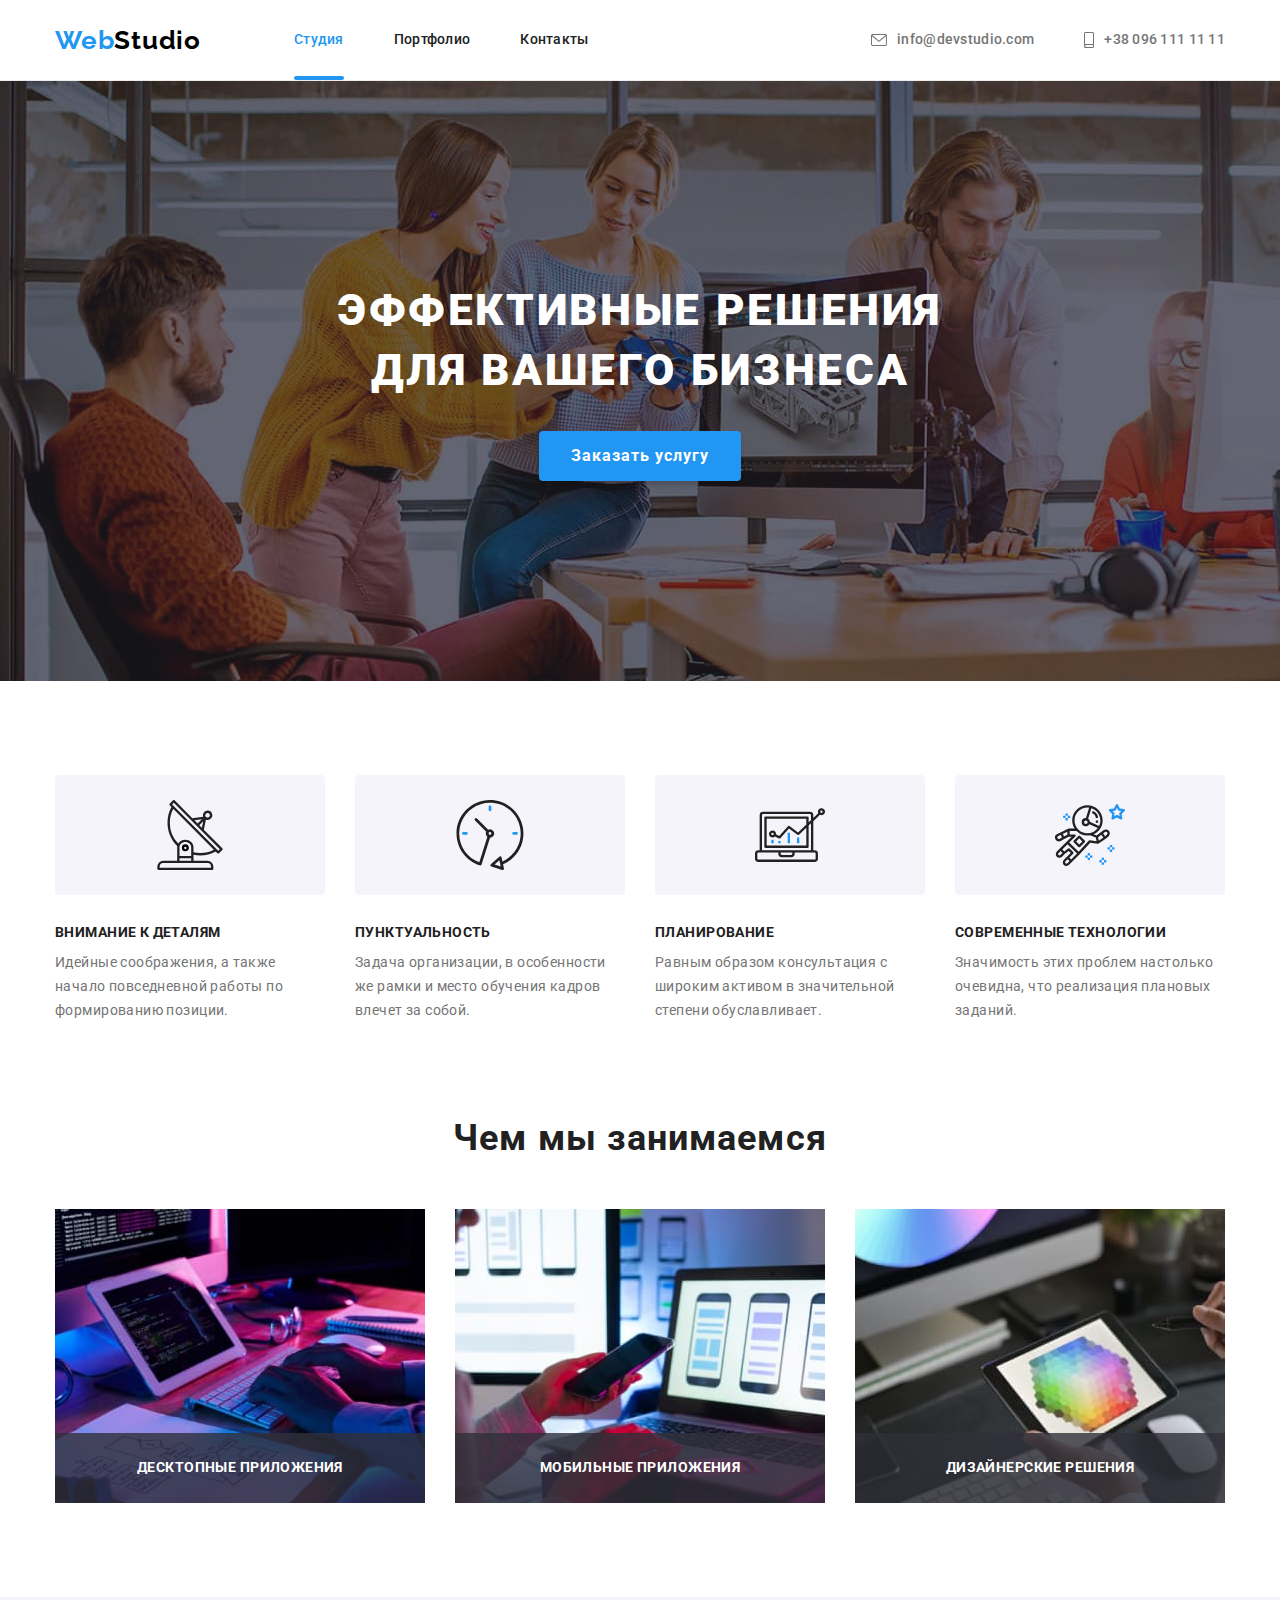
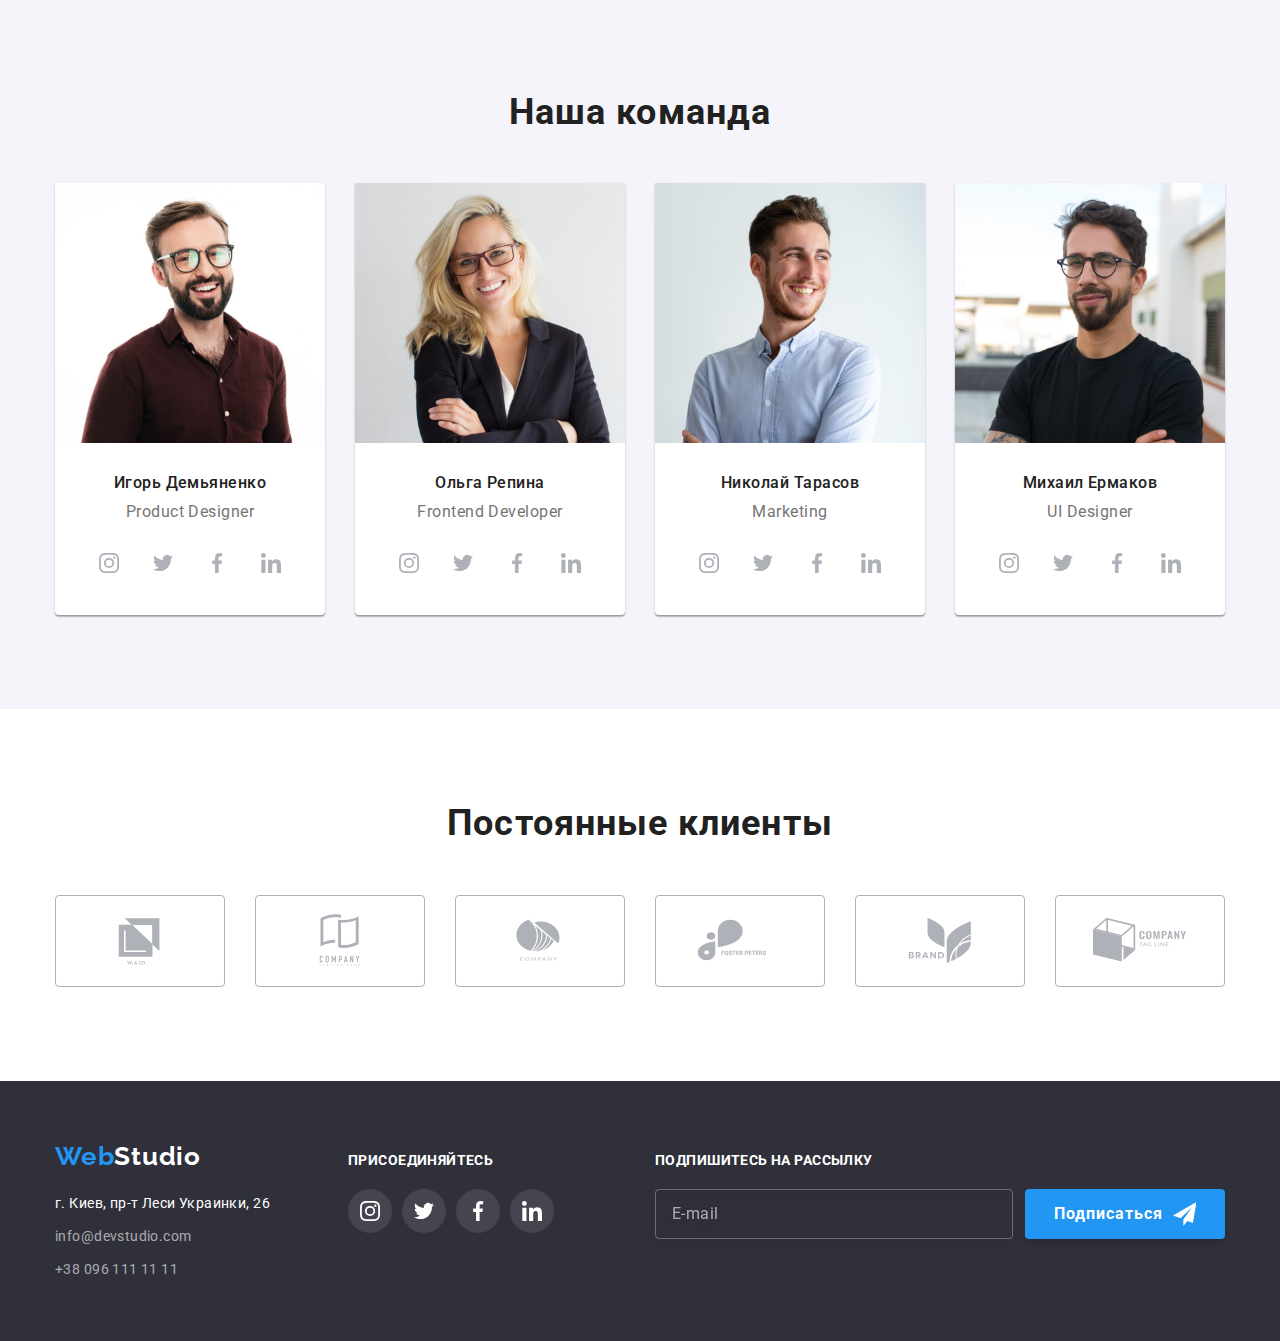
<file: index.html>
<!DOCTYPE html>
<html lang="ru">
<head>
    <meta charset="UTF-8">
    <meta http-equiv="X-UA-Compatible" content="IE=edge">
    <meta name="viewport" content="width=device-width, initial-scale=1.0">
    <title>Студия</title>
    <link rel="preconnect" href="https://fonts.googleapis.com">
    <link rel="preconnect" href="https://fonts.gstatic.com" crossorigin>
    <link href="https://fonts.googleapis.com/css2?family=Raleway:wght@700&family=Roboto:wght@400;500;700;900&display=swap" rel="stylesheet">
    <link
        rel="stylesheet"
        href="https://cdnjs.cloudflare.com/ajax/libs/modern-normalize/1.0.0/modern-normalize.min.css"
    />
    <link rel="stylesheet" href="./css/styles.css">
</head>
<body>
    <header class="page-header">
        <div class="container flex-container">
            <nav class="navigation">
                <a class="logo link" href="" lang="en"> <span class="main-logo-color">Web</span><span class="secondary-logo-color-theme-light">Studio</span> </a>
                <ul class="menu list">
                    <li class="menu-item">
                        <a class="menu-link link current" href="./index.html">Студия</a>
                    </li>
                    <li class="menu-item">
                        <a class="menu-link link" href="./portfolio.html">Портфолио</a>
                    </li>
                    <li class="menu-item">
                        <a class="menu-link link" href="#">Контакты</a>
                    </li>
                </ul>
            </nav>
            <ul class="contacts-list list">
                <li class="contacts-list-item header">
                    <a class="contact-email-address link" href="mailto:info@devstudio.com">
                        <svg class="email-icon" width="16px" height="12px">
                            <use href="./images/icons.svg#icon-envelope"></use>
                        </svg>
                        info@devstudio.com
                    </a>
                </li>
                <li class="contacts-list-item header">
                    <a class="contact-phone-number link" href="tel:+380961111111">
                        <svg class="phone-icon" width="10px" height="16px">
                            <use href="./images/icons.svg#icon-smartphone"></use>
                        </svg>
                        +38 096 111 11 11
                    </a>
                </li>
            </ul>
        </div>
    </header>
    <main>
        <section class="hero">
            <div class="container hero-container">
                <h1 class="main-title">Эффективные решения для вашего бизнеса</h1>
                <button class="modal-btn" type="button" data-modal-open>Заказать услугу</button>
            </div>
        </section>
        <section class="section advantages">
        <div class="container advantages-container">
            <h2 class="visually-hidden">Наши приемущества</h2>
            <ul class="advantages-list list">
                <li class="advantages-item">
                    <div class="advantages-icon">
                        <svg class="advantages-antenna-icon" width="70px" height="70px">
                            <use class="antenna-icon" href="./images/icons.svg#icon-antenna"></use>
                        </svg>
                    </div>
                    <h3 class="advantages-header">Внимание к деталям</h3>
                    <p class="advantages-text">Идейные соображения, а также начало повседневной работы по формированию позиции.</p>
                </li>
                <li class="advantages-item">
                    <div class="advantages-icon">
                        <svg class="advantages-clock-icon" width="70px" height="70px">
                            <use class="clock-icon" href="./images/icons.svg#icon-clock"></use>
                        </svg>
                    </div>
                    <h3 class="advantages-header">Пунктуальность</h3>
                    <p class="advantages-text">Задача организации, в особенности же рамки и место обучения кадров влечет за собой.</p>
                </li>
                <li class="advantages-item">
                    <div class="advantages-icon">
                        <svg class="advantages-diagram-icon" width="70px" height="70px">
                            <use class="diagram-icon" href="./images/icons.svg#icon-diagram"></use>
                        </svg>
                    </div>
                    <h3 class="advantages-header">Планирование</h3>
                    <p class="advantages-text">Равным образом консультация с широким активом в значительной степени обуславливает.</p>
                </li>
                <li class="advantages-item">
                    <div class="advantages-icon">
                        <svg class="advantages-astronaut-icon" width="70px" height="70px">
                            <use class="astronaut-icon" href="./images/icons.svg#icon-astronaut"></use>
                        </svg>
                    </div>
                    <h3 class="advantages-header">Современные технологии</h3>
                    <p class="advantages-text">Значимость этих проблем настолько очевидна, что реализация плановых заданий.</p>
                </li>
            </ul>
        </div>
        </section>
        <section class="section activities">
            <div class="container activities-container">
            <h2 class="activities-title">Чем мы занимаемся</h2>
                <ul class="activities-list list">
                    <li class="activities-item">
                        <img src="./images/our-work/img-our-work-1.jpg" alt="руки печатают на клавиатуре" width="370" height="294">
                        <p class="activities-text">Десктопные приложения</p>
                    </li>
                    <li class="activities-item">
                        <img src="./images/our-work/img-our-work-2.jpg" alt="человек держит смартфон перед ноутбуком" width="370" height="294">
                        <p class="activities-text">Мобильные приложения</p>
                    </li>
                    <li class="activities-item">
                        <img src="./images/our-work/img-our-work-3.jpg" alt="выбор цвета на планшете" width="370" height="294">
                        <p class="activities-text">Дизайнерские решения</p>
                    </li>
                </ul>
            </div>
        </section>
        <section class="section team">
            <div class="container team-container">
                <h2 class="team-title">Наша команда</h2>
                <ul class="team-list list">
                    <li class="team-member">
                        <img src="./images/our-team/img-our-team-1.jpg" alt="мужчина в очках и коричневой рубашке" width="270" height="260">
                        <div class="team-wrapper">
                            <h3 class="teammate-name">Игорь Демьяненко</h3>
                            <p class="teammate-role" lang="en">Product Designer</p>
                            <ul class="team-member-soc-list list">
                                <li class="team-member-soc-item">
                                    <a class="team-member-soc-link link" href="">
                                        <svg class="team-member-soc-icon"  width="20px" height="20px">
                                            <use href="./images/icons.svg#icon-instagram"></use>
                                        </svg>
                                    </a>
                                </li>
                                <li class="team-member-soc-item">
                                    <a class="team-member-soc-link link" href="">
                                        <svg class="team-member-soc-icon"  width="20px" height="20px">
                                            <use href="./images/icons.svg#icon-twitter"></use>
                                        </svg>
                                    </a>
                                </li>
                                <li class="team-member-soc-item">
                                    <a class="team-member-soc-link link" href="">
                                        <svg class="team-member-soc-icon"  width="20px" height="20px">
                                            <use href="./images/icons.svg#icon-facebook"></use>
                                        </svg>
                                    </a>
                                </li>
                                <li class="team-member-soc-item">
                                    <a class="team-member-soc-link link" href="">
                                        <svg class="team-member-soc-icon"  width="20px" height="20px">
                                            <use href="./images/icons.svg#icon-linkedin"></use>
                                        </svg>
                                    </a>
                                </li>
                            </ul>
                        </div>
                    </li>
                    <li class="team-member">
                        <img src="./images/our-team/img-our-team-2.jpg" alt="женщина блондинка в очках и чорном пиджаке" width="270" height="260">
                        <div class="team-wrapper">
                            <h3 class="teammate-name">Ольга Репина</h3>
                            <p class="teammate-role" lang="en">Frontend Developer</p>
                            <ul class="team-member-soc-list list">
                                <li class="team-member-soc-item">
                                    <a class="team-member-soc-link link" href="">
                                        <svg class="team-member-soc-icon"  width="20px" height="20px">
                                            <use href="./images/icons.svg#icon-instagram"></use>
                                        </svg>
                                    </a>
                                </li>
                                <li class="team-member-soc-item">
                                    <a class="team-member-soc-link link" href="">
                                        <svg class="team-member-soc-icon"  width="20px" height="20px">
                                            <use href="./images/icons.svg#icon-twitter"></use>
                                        </svg>
                                    </a>
                                </li>
                                <li class="team-member-soc-item">
                                    <a class="team-member-soc-link link" href="">
                                        <svg class="team-member-soc-icon"  width="20px" height="20px">
                                            <use href="./images/icons.svg#icon-facebook"></use>
                                        </svg>
                                    </a>
                                </li>
                                <li class="team-member-soc-item">
                                    <a class="team-member-soc-link link" href="">
                                        <svg class="team-member-soc-icon"  width="20px" height="20px">
                                            <use href="./images/icons.svg#icon-linkedin"></use>
                                        </svg>
                                    </a>
                                </li>
                            </ul>
                        </div>
                    </li>
                    <li class="team-member">
                        <img src="./images/our-team/img-our-team-3.jpg" alt="мужчина в голубой рубашке" width="270" height="260">
                        <div class="team-wrapper">
                            <h3 class="teammate-name">Николай Тарасов</h3>
                            <p class="teammate-role" lang="en">Marketing</p>
                            <ul class="team-member-soc-list list">
                                <li class="team-member-soc-item">
                                    <a class="team-member-soc-link link" href="">
                                        <svg class="team-member-soc-icon"  width="20px" height="20px">
                                            <use href="./images/icons.svg#icon-instagram"></use>
                                        </svg>
                                    </a>
                                </li>
                                <li class="team-member-soc-item">
                                    <a class="team-member-soc-link link" href="">
                                        <svg class="team-member-soc-icon"  width="20px" height="20px">
                                            <use href="./images/icons.svg#icon-twitter"></use>
                                        </svg>
                                    </a>
                                </li>
                                <li class="team-member-soc-item">
                                    <a class="team-member-soc-link link" href="">
                                        <svg class="team-member-soc-icon"  width="20px" height="20px">
                                            <use href="./images/icons.svg#icon-facebook"></use>
                                        </svg>
                                    </a>
                                </li>
                                <li class="team-member-soc-item">
                                    <a class="team-member-soc-link link" href="">
                                        <svg class="team-member-soc-icon"  width="20px" height="20px">
                                            <use href="./images/icons.svg#icon-linkedin"></use>
                                        </svg>
                                    </a>
                                </li>
                            </ul>
                        </div>
                    </li>
                    <li class="team-member">
                        <img src="./images/our-team/img-our-team-4.jpg" alt="мужчина с бородой в черной футболке" width="270" height="260">
                        <div class="team-wrapper">
                            <h3 class="teammate-name">Михаил Ермаков</h3>
                            <p class="teammate-role" lang="en">UI Designer</p>
                            <ul class="team-member-soc-list list">
                                <li class="team-member-soc-item">
                                    <a class="team-member-soc-link link" href="">
                                        <svg class="team-member-soc-icon"  width="20px" height="20px">
                                            <use href="./images/icons.svg#icon-instagram"></use>
                                        </svg>
                                    </a>
                                </li>
                                <li class="team-member-soc-item">
                                    <a class="team-member-soc-link link" href="">
                                        <svg class="team-member-soc-icon"  width="20px" height="20px">
                                            <use href="./images/icons.svg#icon-twitter"></use>
                                        </svg>
                                    </a>
                                </li>
                                <li class="team-member-soc-item">
                                    <a class="team-member-soc-link link" href="">
                                        <svg class="team-member-soc-icon"  width="20px" height="20px">
                                            <use href="./images/icons.svg#icon-facebook"></use>
                                        </svg>
                                    </a>
                                </li>
                                <li class="team-member-soc-item">
                                    <a class="team-member-soc-link link" href="">
                                        <svg class="team-member-soc-icon"  width="20px" height="20px">
                                            <use href="./images/icons.svg#icon-linkedin"></use>
                                        </svg>
                                    </a>
                                </li>
                            </ul>
                        </div>
                    </li>
                </ul>
            </div>
        </section>
        <section class="customers section">
            <div class="container">
                <h2 class="customers-title">Постоянные клиенты</h2>
                <ul class="customers-list list">
                    <li class="customers-item">
                        <a href="" class="customers-link link">
                            <svg class="customers-icon" width="106" height="60">
                                <use class="customers-logo-icon" href="./images/icons.svg#icon-first-client"></use>
                            </svg>
                        </a>
                    </li>
                    <li class="customers-item">
                        <a href="" class="customers-link link">
                            <svg class="customers-icon" width="106" height="60">
                                <use class="customers-logo-icon" href="./images/icons.svg#icon-second-client"></use>
                            </svg>
                        </a>
                    </li>
                    <li class="customers-item">
                        <a href="" class="customers-link link">
                            <svg class="customers-icon" width="106" height="60">
                                <use class="customers-logo-icon" href="./images/icons.svg#icon-third-client"></use>
                            </svg>
                        </a>
                    </li>
                    <li class="customers-item">
                        <a href="" class="customers-link link">
                            <svg class="customers-icon" width="106" height="60">
                                <use class="customers-logo-icon" href="./images/icons.svg#icon-fourth-client"></use>
                            </svg>
                        </a>
                    </li>
                    <li class="customers-item">
                        <a href="" class="customers-link link">
                            <svg class="customers-icon" width="106" height="60">
                                <use class="customers-logo-icon" href="./images/icons.svg#icon-fifth-client"></use>
                            </svg>
                        </a>
                    </li>
                    <li class="customers-item">
                        <a href="" class="customers-link link">
                            <svg class="customers-icon" width="106" height="60">
                                <use class="customers-logo-icon" href="./images/icons.svg#icon-sixth-client"></use>
                            </svg>
                        </a>
                    </li>
                </ul>
            </div>
        </section>
    </main>
    <footer class="page-footer">
        <div class="container footer-container">
            <div class="footer-address">
                <a class="logo link" href="" lang="en">
                    <span class="main-logo-color">Web</span><span class="secondary-logo-color">Studio</span>
                </a>
                <address class="contacts address">
                    <ul class="contacts-list list">
                        <li class="contacts-list-item footer-contacts">
                            <a class="address link" href="">г. Киев, пр-т Леси Украинки, 26</a>
                        </li>
                        <li class="contacts-list-item footer-contacts">
                            <a class="contact-email-address link" href="mailto:info@devstudio.com">info@devstudio.com</a>
                        </li>
                        <li class="contacts-list-item footer-contacts">
                            <a class=" contact-phone-number link" href="tel:+380961111111">+38 096 111 11 11</a>
                        </li>
                    </ul>
                </address>
            </div>
            <div class="join">
                <h2 class="join-title">присоединяйтесь</h2>
                <ul class="join-list list">
                    <li class="join-soc-item">
                        <a class="join-soc-link link" href="">
                            <svg class="join-soc-icon"  width="20px" height="20px">
                                <use href="./images/icons.svg#icon-instagram"></use>
                            </svg>
                        </a>
                    </li>
                    <li class="join-soc-item">
                        <a class="join-soc-link link" href="">
                            <svg class="join-soc-icon"  width="20px" height="20px">
                                <use href="./images/icons.svg#icon-twitter"></use>
                            </svg>
                        </a>
                    </li>
                    <li class="join-soc-item">
                        <a class="join-soc-link link" href="">
                            <svg class="join-soc-icon"  width="20px" height="20px">
                                <use href="./images/icons.svg#icon-facebook"></use>
                            </svg>
                        </a>
                    </li>
                    <li class="join-soc-item">
                        <a class="join-soc-link link" href="">
                            <svg class="join-soc-icon"  width="20px" height="20px">
                                <use href="./images/icons.svg#icon-linkedin"></use>
                            </svg>
                        </a>
                    </li>
                </ul>
            </div>
            <form class="subscribe-form">
                <p class="subscribe-label">Подпишитесь на рассылку</p>
                <div class="subscribe-wrap">
                    <input type="email" name="mail" id="mail" placeholder="E-mail" class="subscribe-input">
                    <button type="submit" class="subscribe-btn">Подписаться</button>        
                </div>
            </form>
        </div>
    </footer>
    <div class="backdrop is-hidden" data-modal>
        <div class="modal">
            <button type="button" class="modal-close-btn" data-modal-close>
                <svg class="close-icon" width="18px" height="18px">
                    <use href="./images/icons.svg#icon-close"></use>
                </svg>
            </button>
            <p class="modal-title">Оставьте свои данные, мы вам перезвоним</p>
            <form class="modal-form">
                <div class="modal-field">
                    <label class="madal-lable" for="name">Имя</label>
                    <div class="input-wrap">
                        <input type="text" name="name" class="modal-input" id="name">
                        <svg class="input-icon" width="18px" height="18px">
                            <use href="./images/icons.svg#icon-person-modal"></use>
                        </svg>        
                    </div>
                </div>
                <div class="modal-field">
                    <label class="madal-lable" for="tel">Телефон</label>
                    <div class="input-wrap">
                        <input type="tel" name="tel" class="modal-input" id="tel">
                        <svg class="input-icon" width="18px" height="18px">
                            <use href="./images/icons.svg#icon-phone-modal"></use>
                        </svg>        
                    </div>
                </div>
                <div class="modal-field">
                    <label class="madal-lable" for="email">Почта</label>
                    <div class="input-wrap">
                        <input type="email" name="mail" class="modal-input" id="email">
                        <svg class="input-icon" width="18px" height="18px">
                            <use href="./images/icons.svg#icon-email-modal"></use>
                        </svg>        
                    </div>
                </div>
                <div class="modal-field">
                    <label class="madal-lable" for="modal-text">Комментарий</label>
                    <textarea name="modal-text" id="modal-text" class="modal-text" placeholder="Введите текст"></textarea>
                </div>
                <div class="modal-agreement">
                    <input type="checkbox" name="privasy" id="privasy" class="input-checkbox visually-hidden">
                    <label for="privasy" class="check-text">
                        <span>
                            <svg class="check-icon" width="11px" height="8px">
                                <use href="./images/icons.svg#icon-check"></use>
                            </svg>        
                        </span>
                        Соглашаюсь с рассылкой и принимаю &nbsp;<a href="">Условия договора</a>
                    </label>
                </div>
                <button type="submit" class="modal-send-btn">Отправить</button>
            </form>
        </div>
    </div>
    <script src="./js/modal.js"></script>
</body>
</html>
</file>
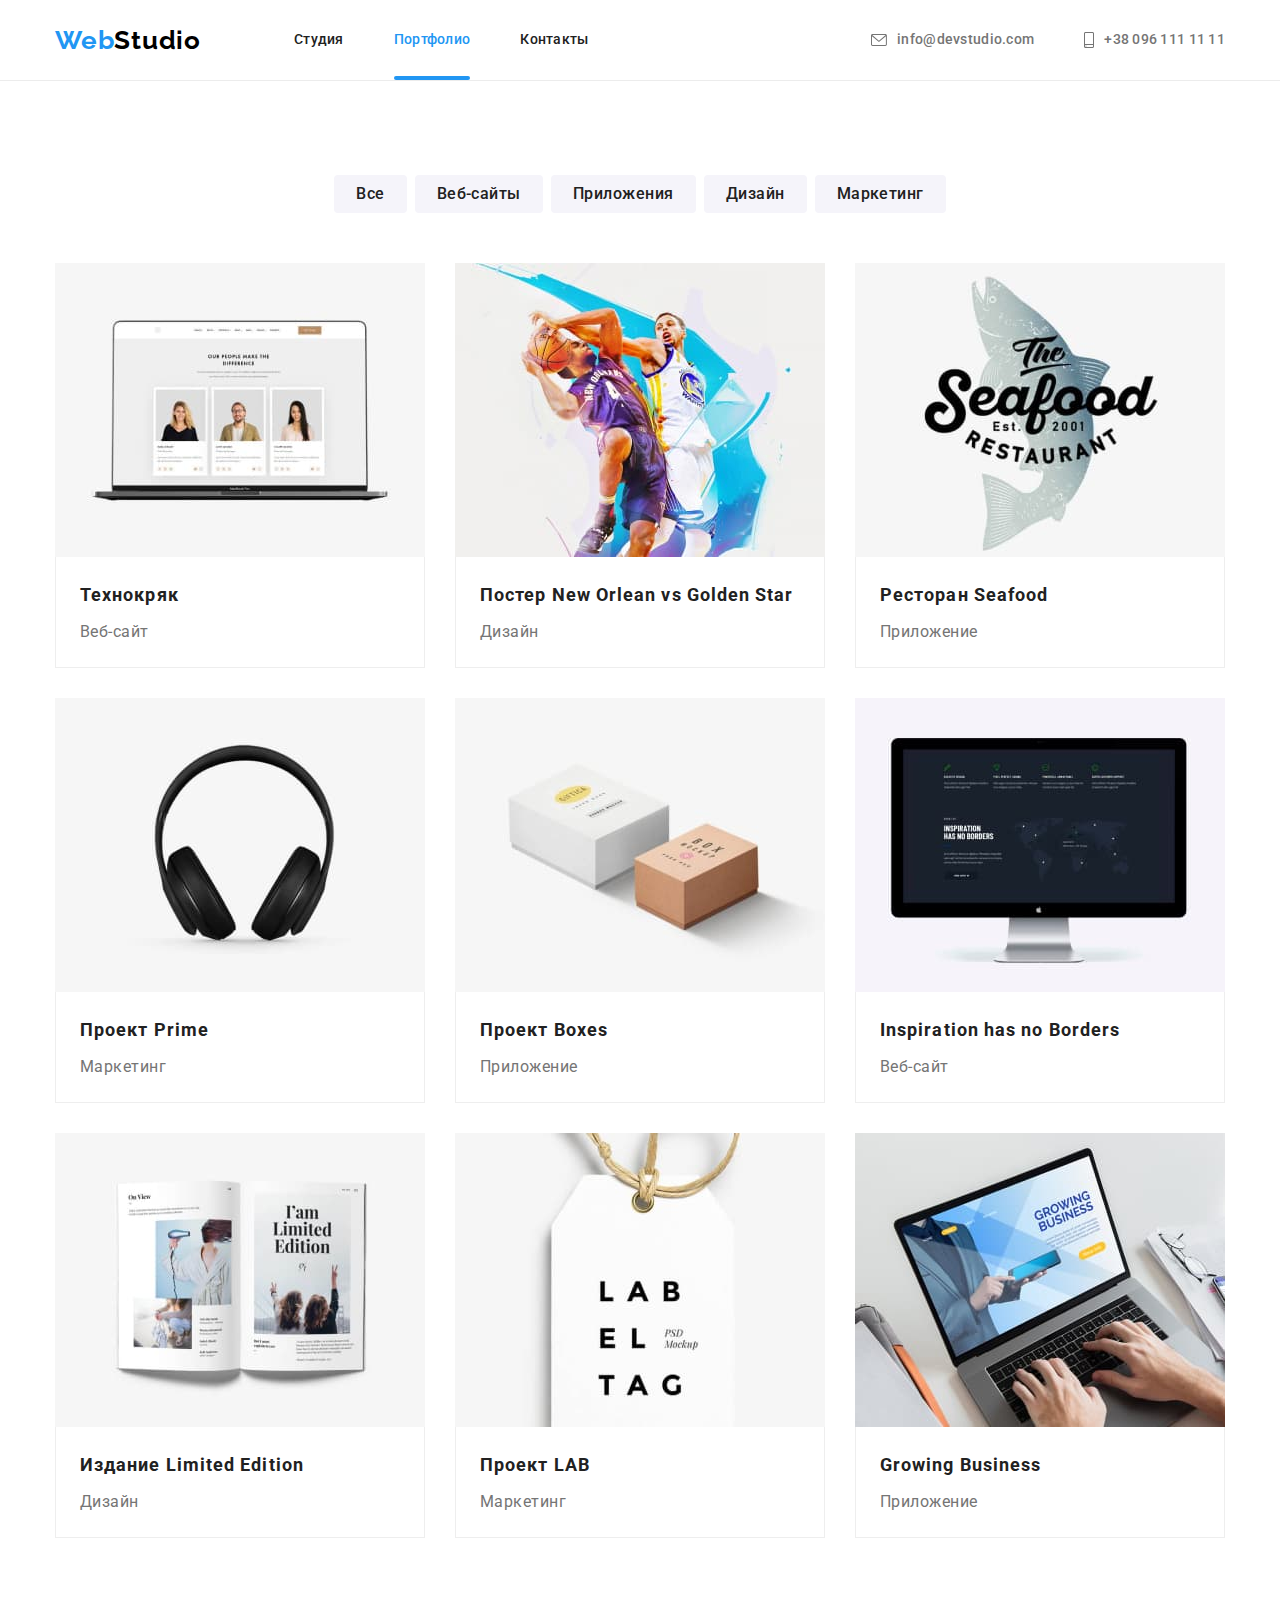
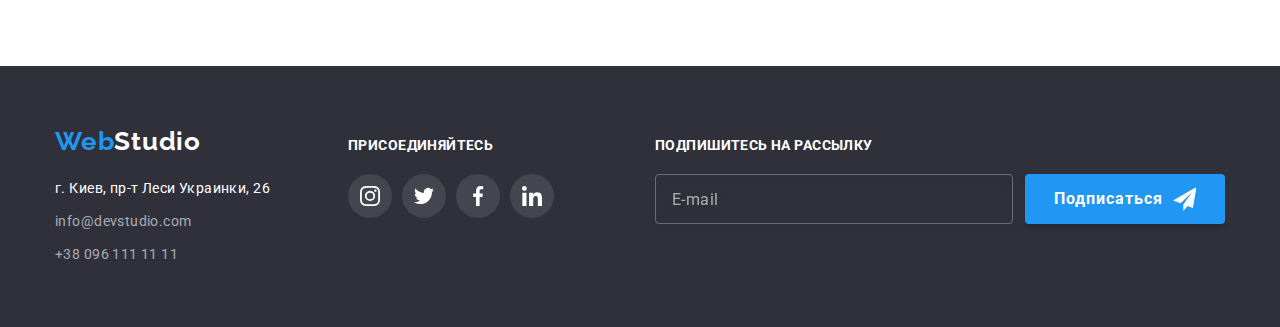
<file: portfolio.html>
<!DOCTYPE html>
<html lang="ru">
<head>
    <meta charset="UTF-8">
    <meta http-equiv="X-UA-Compatible" content="IE=edge">
    <meta name="viewport" content="width=device-width, initial-scale=1.0">
    <title>Портфолио</title>
    <link rel="preconnect" href="https://fonts.googleapis.com">
    <link rel="preconnect" href="https://fonts.gstatic.com" crossorigin>
    <link href="https://fonts.googleapis.com/css2?family=Raleway:wght@700&family=Roboto:wght@400;500;700;900&display=swap" rel="stylesheet">
    <link
        rel="stylesheet"
        href="https://cdnjs.cloudflare.com/ajax/libs/modern-normalize/1.0.0/modern-normalize.min.css"
    />
    <link rel="stylesheet" href="./css/styles.css">
</head>

<body>
    <header class="page-header">
        <div class="container flex-container">
            <nav class="navigation">
                <a class="logo link" href="" lang="en"> <span class="main-logo-color">Web</span><span class="secondary-logo-color-theme-light">Studio</span> </a>
                <ul class="menu list">
                    <li class="menu-item">
                        <a class="menu-link link" href="./index.html">Студия</a>
                    </li>
                    <li class="menu-item">
                        <a class="menu-link link current" href="./portfolio.html">Портфолио</a>
                    </li>
                    <li class="menu-item">
                        <a class="menu-link link" href="#">Контакты</a>
                    </li>
                </ul>
            </nav>
            <ul class="contacts-list list">
                <li class="contacts-list-item header">
                    <a class="contact-email-address link" href="mailto:info@devstudio.com">
                        <svg class="email-icon" width="16px" height="12px">
                            <use href="./images/icons.svg#icon-envelope"></use>
                        </svg>
                        info@devstudio.com
                    </a>
                </li>
                <li class="contacts-list-item header">
                    <a class="contact-phone-number link" href="tel:+380961111111">
                        <svg class="phone-icon" width="10px" height="16px">
                            <use href="./images/icons.svg#icon-smartphone"></use>
                        </svg>
                        +38 096 111 11 11
                    </a>
                </li>
            </ul>
        </div>
    </header>
    <main>
        <section class="section filter">
            <div class="container filter-container">
                <h1 class="main-title visually-hidden">Портфолио</h1>
                <ul class="button-list list">
                    <li class="button-item"><button class="filter-btn" type="button">Все</button></li>
                    <li class="button-item"><button class="filter-btn" type="button">Веб-сайты</button></li>
                    <li class="button-item"><button class="filter-btn" type="button">Приложения</button></li>
                    <li class="button-item"><button class="filter-btn" type="button">Дизайн</button></li>
                    <li class="button-item"><button class="filter-btn" type="button">Маркетинг</button></li>
                </ul>
            </div>
            <div class="container portfolio-container">
                <ul class=" portfolio-list list">
                    <li class="portfolio-item">
                        <div class="portfolio-top-wrapper">
                            <img src="./images/portfolio/portfolio-1.jpg" alt="открытый ноутбук" width="370" height="294">
                            <p class="portfolio-text">Ресурс предлагает комплексные предложения с разным уровнем функционала и сервисов. Все это позволит посетителю получить исчерпывающие сведения о компании или частном лице.</p>    
                        </div>
                        <div class="portfolio-wrapper">
                            <h2 class="project-name">Технокряк</h2>
                            <p class="project-type">Веб-сайт</p>
                        </div>
                    </li>
                    <li class="portfolio-item">
                        <div class="portfolio-top-wrapper">
                            <img src="./images/portfolio/portfolio-2.jpg" alt="постер с баскетболистами" width="370" height="294">
                            <p class="portfolio-text">Ресурс предлагает комплексные предложения с разным уровнем функционала и сервисов. Все это позволит посетителю получить исчерпывающие сведения о компании или частном лице.</p>    
                        </div>
                        <div class="portfolio-wrapper">
                            <h2 class="project-name">Постер New Orlean vs Golden Star</h2>
                            <p class="project-type">Дизайн</p>
                        </div>
                    </li>
                    <li class="portfolio-item">
                        <div class="portfolio-top-wrapper">
                            <img src="./images/portfolio/portfolio-3.jpg" alt="рыба с названием приложения для ресторана" width="370" height="294">
                            <p class="portfolio-text">Ресурс предлагает комплексные предложения с разным уровнем функционала и сервисов. Все это позволит посетителю получить исчерпывающие сведения о компании или частном лице.</p>    
                        </div>
                        <div class="portfolio-wrapper">
                            <h2 class="project-name">Ресторан Seafood</h2>
                            <p class="project-type">Приложение</p>
                        </div>
                    </li>
                    <li class="portfolio-item">
                        <div class="portfolio-top-wrapper">
                            <img src="./images/portfolio/portfolio-4.jpg" alt="наушники" width="370" height="294">
                            <p class="portfolio-text">Ресурс предлагает комплексные предложения с разным уровнем функционала и сервисов. Все это позволит посетителю получить исчерпывающие сведения о компании или частном лице.</p>    
                        </div>
                        <div class="portfolio-wrapper">
                            <h2 class="project-name">Проект Prime</h2>
                            <p class="project-type">Маркетинг</p>
                        </div>
                    </li>
                    <li class="portfolio-item">
                        <div class="portfolio-top-wrapper">
                            <img src="./images/portfolio/portfolio-5.jpg" alt="две коробки" width="370" height="294">
                            <p class="portfolio-text">Ресурс предлагает комплексные предложения с разным уровнем функционала и сервисов. Все это позволит посетителю получить исчерпывающие сведения о компании или частном лице.</p>    
                        </div>
                        <div class="portfolio-wrapper">
                            <h2 class="project-name">Проект Boxes</h2>
                            <p class="project-type">Приложение</p>
                        </div>
                    </li>
                    <li class="portfolio-item">
                        <div class="portfolio-top-wrapper">
                            <img src="./images/portfolio/portfolio-6.jpg" alt="экран компьютера" width="370" height="294">
                            <p class="portfolio-text">Ресурс предлагает комплексные предложения с разным уровнем функционала и сервисов. Все это позволит посетителю получить исчерпывающие сведения о компании или частном лице.</p>    
                        </div>
                        <div class="portfolio-wrapper">
                            <h2 class="project-name">Inspiration has no Borders</h2>
                            <p class="project-type">Веб-сайт</p>
                        </div>
                    </li>
                    <li class="portfolio-item">
                        <div class="portfolio-top-wrapper">
                            <img src="./images/portfolio/portfolio-7.jpg" alt="открытая книга" width="370" height="294">
                            <p class="portfolio-text">Ресурс предлагает комплексные предложения с разным уровнем функционала и сервисов. Все это позволит посетителю получить исчерпывающие сведения о компании или частном лице.</p>    
                        </div>
                        <div class="portfolio-wrapper">
                            <h2 class="project-name">Издание Limited Edition</h2>
                            <p class="project-type">Дизайн</p>
                        </div>
                    </li>
                    <li class="portfolio-item">
                        <div class="portfolio-top-wrapper">
                            <img src="./images/portfolio/portfolio-8.jpg" alt="ярлык" width="370" height="294">
                            <p class="portfolio-text">Ресурс предлагает комплексные предложения с разным уровнем функционала и сервисов. Все это позволит посетителю получить исчерпывающие сведения о компании или частном лице.</p>    
                        </div>
                        <div class="portfolio-wrapper">
                            <h2 class="project-name">Проект LAB</h2>
                            <p class="project-type">Маркетинг</p>
                        </div>
                    </li>
                    <li class="portfolio-item">
                        <div class="portfolio-top-wrapper">
                            <img src="./images/portfolio/portfolio-9.jpg" alt="руки печатают на наутбуке" width="370" height="294">
                            <p class="portfolio-text">Ресурс предлагает комплексные предложения с разным уровнем функционала и сервисов. Все это позволит посетителю получить исчерпывающие сведения о компании или частном лице.</p>    
                        </div>
                        <div class="portfolio-wrapper">
                            <h2 class="project-name">Growing Business</h2>
                            <p class="project-type">Приложение</p>
                        </div>
                    </li>
                </ul>
            </div>
        </section>
        <footer class="page-footer">
            <div class="container footer-container">
                <div class="footer-address">
                    <a class="logo link" href="" lang="en">
                        <span class="main-logo-color">Web</span><span class="secondary-logo-color">Studio</span>
                    </a>
                    <address class="contacts address">
                        <ul class="contacts-list list">
                            <li class="contacts-list-item footer-contacts">
                                <a class="address link" href="">г. Киев, пр-т Леси Украинки, 26</a>
                            </li>
                            <li class="contacts-list-item footer-contacts">
                                <a class="contact-email-address link" href="mailto:info@devstudio.com">info@devstudio.com</a>
                            </li>
                            <li class="contacts-list-item footer-contacts">
                                <a class=" contact-phone-number link" href="tel:+380961111111">+38 096 111 11 11</a>
                            </li>
                        </ul>
                    </address>
                </div>
                <div class="join">
                    <h2 class="join-title">присоединяйтесь</h2>
                    <ul class="join-list list">
                        <li class="join-soc-item">
                            <a class="join-soc-link link" href="">
                                <svg class="join-soc-icon"  width="20px" height="20px">
                                    <use href="./images/icons.svg#icon-instagram"></use>
                                </svg>
                            </a>
                        </li>
                        <li class="join-soc-item">
                            <a class="join-soc-link link" href="">
                                <svg class="join-soc-icon"  width="20px" height="20px">
                                    <use href="./images/icons.svg#icon-twitter"></use>
                                </svg>
                            </a>
                        </li>
                        <li class="join-soc-item">
                            <a class="join-soc-link link" href="">
                                <svg class="join-soc-icon"  width="20px" height="20px">
                                    <use href="./images/icons.svg#icon-facebook"></use>
                                </svg>
                            </a>
                        </li>
                        <li class="join-soc-item">
                            <a class="join-soc-link link" href="">
                                <svg class="join-soc-icon"  width="20px" height="20px">
                                    <use href="./images/icons.svg#icon-linkedin"></use>
                                </svg>
                            </a>
                        </li>
                    </ul>
                </div>
                <form class="subscribe-form">
                    <p class="subscribe-label">Подпишитесь на рассылку</p>
                    <div class="subscribe-wrap">
                        <input type="email" name="mail" id="mail" placeholder="E-mail" class="subscribe-input">
                        <button type="submit" class="subscribe-btn">Подписаться</button>        
                    </div>
                </form>
            </div>
        </footer>
        </main>
</body>
</html>
</file>
<file: css/styles.css>
:root {
    --main-font:'Roboto', sans-serif;
    --secondary-font: 'Raleway', sans-serif;
    --main-text-color: #212121;
    --secondary-text-color: #757575;
    --accent-color: #2196F3;
    --timing-function: cubic-bezier(0.4, 0, 0.2, 1);
}  


h1,
h2,
h3,
h4,
h5,
h6,
p {
    margin-top: 0;
    margin-bottom: 0;
} 

ul 
{
    margin-top: 0;
    margin-bottom: 0;
    padding-left: 0px;
}

img {
    display: block;
}

body {
    font-family: var(--main-font);
    color: var(--secondary-text-color);
}


.link {
    text-decoration: none;
}
.list {
    list-style: none;
}

.container {
    width: 1200px;
    padding: 0 15px;
    margin: 0 auto;
}

.flex-container {
    display: flex;
    align-items: center;
    justify-content: space-between;
}

.section {
    padding-top: 94px;
    padding-bottom: 94px;
}

@keyframes current {
    0% {
        transform: scale(0);
    }
    100% {
        transform: scale(1);
    }
}

/* ================= HEADER ================= */

.page-header {
    border-bottom: 1px solid #ECECEC;
}

.menu {
    display: flex;
}
.menu-item {
    margin-right: 50px;
}
.menu-item:last-child {
    margin-right: 0;
}

.menu-link.current {
    position: relative;
}

.menu-link.current::after {
    content: '';

    position: absolute;
    left: 0;
    bottom: 0;

    display: block;
    width: 100%;
    height: 4px;

    background: var(--accent-color);
    border-radius: 2px;

    animation-name: current;
    animation-duration: 250ms;
    animation-timing-function: var(--timing-function);

}

.navigation {
    display: flex;
    align-items: center;
}

.contacts-list {
    display: flex;
}

.page-header .logo {
    margin-right: 93px;

    font-family: var(--secondary-font);
    font-weight: 700;
    font-size: 26px;
    line-height: 1.19;
    letter-spacing: 0.03em;
}

.main-logo-color {
    color: var(--accent-color);
}
.page-header .secondary-logo-color-theme-light {
    color: #000000;
}
    
.page-header .menu-link {
    display: block;
    padding-top: 32px;
    padding-bottom: 32px;

    font-weight: 500;
    font-size: 14px;
    line-height: 1.14;
    letter-spacing: 0.02em;
    color: var(--main-text-color);

    transition-property: color;
    transition-duration: 250ms;
    transition-timing-function: var(--timing-function);

}
    
.page-header .menu-link:hover,
.page-header .menu-link:focus,
.page-header .menu-link.current {
    color: var(--accent-color);
}

.contacts-list {
    display: flex;
}

.contacts-list-item.header{
    margin-right: 50px;
}

.contacts-list-item:last-child {
    margin-right: 0;
}

.email-icon {
    fill: currentColor;
    margin-right: 10px;
}

    
.page-header .contact-email-address {
    display: flex;
    align-items: center;

    font-weight: 500;
    font-size: 14px;
    line-height: 1.14;
    letter-spacing: 0.02em;
    color: var(--secondary-text-color);

    transition-property: color;
    transition-duration: 250ms;
    transition-timing-function: var(--timing-function);
}
    
.page-header .contact-email-address:hover,
.page-header .contact-email-address:focus {
    color: var(--accent-color);
}

.phone-icon {
    fill: currentColor;
    margin-right: 10px;
}
    
.page-header .contact-phone-number {
    display: flex;
    align-items: center;

    font-weight: 500;
    font-size: 14px;
    line-height: 1.14;
    letter-spacing: 0.02em;
    color: var(--secondary-text-color);

    transition-property: color;
    transition-duration: 250ms;
    transition-timing-function: var(--timing-function);
}
        
.page-header .contact-phone-number:hover,
.page-header .contact-phone-number:focus {
    color: var(--accent-color);
}
/* ================= /HEADER ================= */

/* ================= HERO ================= */

.hero {
    padding: 200px 0;
    background-color: #2F303A;

    max-width: 1600px;
    height: 600px;
    margin: 0 auto;
    background-image: linear-gradient(
            rgba(47, 48, 58, 0.4),
            rgba(47, 48, 58, 0.4)),
        url('../images/hero.jpg');
}

.main-title {
    margin: 0 auto;
    margin-bottom: 30px;

    max-width: 696px;

    font-weight: 900;
    font-size: 44px;
    line-height: 1.36;
    text-align: center;
    letter-spacing: 0.06em;
    text-transform: uppercase;
    color: #FFFFFF;
}

.modal-btn {
    display: block;
    padding: 10px 32px;
    margin: 0 auto;

    font-family: inherit;
    font-weight: 700;
    font-size: 16px;
    line-height: 1.88;
    align-items: center;
    text-align: center;
    letter-spacing: 0.06em;
    color: #ffffff;
    background: var(--accent-color);
    cursor: pointer;
    box-shadow: 0px 4px 4px rgba(0, 0, 0, 0.15);
    border-radius: 4px;
    border: none;

    transition-property: background-color 250ms var(--timing-function);
}

.modal-btn:hover,
.modal-btn:focus,
.modal-btn:active{
    background-color: #188CE8;
}

.modal-btn:active{
    background: #188CE8;
    color: #FFFFFF;
    box-shadow: inset 0px 4px 4px rgba(0, 0, 0, 0.25);
}

/* ================= HERO ================= */

/* ================= advantages ================= */

.visually-hidden {
    position: absolute;
    white-space: nowrap;
    width: 1px;
    height: 1px;
    overflow: hidden;
    border: 0;
    padding: 0;
    clip: rect(0 0 0 0);
    clip-path: inset(50%);
    margin: -1px;
}

.advantages-list {
    display: flex;
}

.advantages-item {
    margin-right: 30px;
    max-width: 270px;
}

.advantages-icon {
    display: flex;
    justify-content: center;
    align-items: center;
    background-color: #F5F4FA;
    margin-bottom: 30px;
    min-width: 270px;
    min-height: 120px;
    border-radius: 4px;
    
}

.advantages-item:last-child {
    margin-right: 0;
}

.advantages-header {
    margin-bottom: 10px;

    font-weight: 700;
    font-size: 14px;
    line-height: 1.14;
    letter-spacing: 0.03em;
    text-transform: uppercase;
    color: var(--main-text-color);
}

.advantages-text {
    font-size: 14px;
    line-height: 1.71;
    letter-spacing: 0.03em;
    color: var(--secondary-text-color);
}
/* ================= /advantages ================= */

/* ================= activities ================= */

.activities {
    padding-top: 0;
}

.activities-title {
    margin-bottom: 50px;

    font-weight: 700;
    font-size: 36px;
    line-height: 1.17;
    text-align: center;
    letter-spacing: 0.03em;
    color: var(--main-text-color);
}

.activities-list {
    display: flex;
    justify-content: space-between;
}

.activities-item {
    position: relative;

    margin-right: 30px;
}

.activities-item:last-child {
    margin-right: 0;
}

.activities-text {
    position: absolute;
    bottom: 0;
    left: 0;

    display: flex;
    align-items: center;
    justify-content: center;

    min-width: 370px;
    min-height: 70px;

    font-weight: 700;
    font-size: 14px;
    line-height: 1.14;
    text-align: center;
    letter-spacing: 0.03em;
    text-transform: uppercase;

    color: #FFFFFF;
    background-color: rgba(47, 48, 58, 0.8);
}

/* ================= /activities ================= */

/* ================= team ================= */

.team {
    background-color: #F5F4FA;
}

.team-list {
    display: flex;
}

.team-member {
    margin-right: 30px;

    background: #FFFFFF;
    box-shadow: 0px 1px 3px rgba(0, 0, 0, 0.12), 0px 1px 1px rgba(0, 0, 0, 0.14), 0px 2px 1px rgba(0, 0, 0, 0.2);
    border-radius: 0px 0px 4px 4px;
}

.team-member:last-child {
    margin-right: 0;
}

.team-title {
    margin-bottom: 50px;

    font-weight: 700;
    font-size: 36px;
    line-height: 42px;
    text-align: center;
    letter-spacing: 0.03em;
    color: var(--main-text-color);
}

.team-wrapper {
    padding: 30px 5px;

}

.teammate-name {
    margin-bottom: 10px;

    font-weight: 500;
    font-size: 16px;
    line-height: 1.19;
    text-align: center;
    letter-spacing: 0.03em;
    color: var(--main-text-color);
}
.teammate-role {
    font-size: 16px;
    line-height: 1.19;
    text-align: center;
    letter-spacing: 0.03em;
    color: var(--secondary-text-color);
    margin-bottom: 20px;
}

.team-member-soc-list {
    display: flex;
    justify-content: center;
}

.team-member-soc-item {
    width: 44px;
    height: 44px;
    margin-right: 10px;
}

.team-member-soc-item:last-child {
    margin-right: 0;
}

.team-member-soc-link {
    display: flex;
    align-items: center;
    justify-content: center;
    width: 100%;
    height: 100%;
    border-radius: 50%;
    background-color: #FFFFFF;
    color: #AFB1B8;

    transition-property: background-color, color;
    transition-duration: 250ms;
    transition-timing-function: var(--timing-function);

}

.team-member-soc-icon {
    fill: currentColor;
}

.team-member-soc-link:hover,
.team-member-soc-link:focus {
    background-color: var(--accent-color);
    color: #ffffff;
}

.team-member-soc-link:hover .team-member-soc-icon,
.team-member-soc-link:focus .team-member-soc-icon {
    fill: #ffffff;
}

/* ================= /team ================= */

/* ================= customers ================= */

.customers-title {
    margin-bottom: 50px;

    font-weight: 700;
    font-size: 36px;
    line-height: 1.16;
    text-align: center;
    letter-spacing: 0.03em;
    color: var(--main-text-color);
}

.customers-list {
    display: flex;
}

.customers-item {
    width: 170px;
    height: 92px;
    margin-right: 30px;
}

.customers-item:last-child {
    margin-right: 0;
}

.customers-link {   
    display: flex; 
    align-items: center;
    justify-content: center;
    width: 100%;
    height: 100%;
    border: 1px solid #AFB1B8;
    border-radius: 4px;
    color: #AFB1B8;

    
    transition-property: border, color;
    transition-duration: 250ms;
    transition-timing-function: var(--timing-function);
}

.customers-link:hover,
.customers-link:focus {
    border: 1px solid var(--accent-color);
    color: var(--accent-color);
}

.customers-icon {
    fill: currentColor;
}

.customers-icon:hover,
.customers-icon:focus{
    fill: currentColor;
}

/* ================= /customers ================= */

/* ================= footer ================= */

.page-footer {
    padding: 60px 0;
    background-color: #2F303A;
}
.page-footer .logo {
    font-family:var(--secondary-font);
    font-weight: 700;
    font-size: 26px;
    line-height: 1.19;
    letter-spacing: 0.03em;

    height: 31px;
    margin-bottom: 20px;
}

.page-footer .main-logo-color {
    color: var(--accent-color);
}
.page-footer .secondary-logo-color {
    color: #ffffff;
}

.page-footer .contacts-list {
    display: block;
}

.page-footer .address {
    /* margin-top: 20px; */

    font-style: normal;
    font-weight: 400;
    font-size: 14px;
    line-height: 1.71;
    letter-spacing: 0.03em;
    color: #FFFFFF;

    transition-property: color;
    transition-duration: 250ms;
    transition-timing-function: var(--timing-function);
}
.page-footer .address:hover,
.page-footer .address:focus{
    color: var(--accent-color);
}
.page-footer .contact-email-address {
    font-style: normal;
    font-weight: 400;
    font-size: 14px;
    line-height: 1.71;
    letter-spacing: 0.03em;
    color: rgba(255, 255, 255, 0.6);

    transition-property: color;
    transition-duration: 250ms;
    transition-timing-function: var(--timing-function);

}

.page-footer .contact-email-address:hover,
.page-footer .contact-email-address:focus
{
    color: var(--accent-color);
}

.page-footer .contact-phone-number {
    font-style: normal;
    font-weight: 400;
    font-size: 14px;
    line-height: 1.71;
    letter-spacing: 0.03em;
    color: rgba(255, 255, 255, 0.6);

    transition-property: color;
    transition-duration: 250ms;
    transition-timing-function: var(--timing-function);
}  

.page-footer .contact-phone-number:hover,
.page-footer .contact-phone-number:focus{
    color: var(--accent-color);
}

.footer-contacts {
    margin-bottom: 9px;
}

.footer-contacts:last-child {
margin-bottom: 0;
}


.join-title {
    font-weight: 700;
    font-size: 14px;
    line-height: 1.14;
    letter-spacing: 0.03em;
    text-transform: uppercase;
    
    color: #FFFFFF;

    margin-bottom: 20px;
}

.footer-container {
    display: flex;
    align-items: baseline;
    justify-content: space-between;
}

    .footer-address {
        display: flex;
        flex-direction: column;

        margin-right: 70px;
    }

    .join {
        display: flex;
        flex-direction: column;

        margin-right: 93px;
    }

    .join-list {
        display: flex;
        justify-content: center;
    }
    
    .join-soc-item {
        width: 44px;
        height: 44px;
        margin-right: 10px;
    }
    
    .join-soc-item:last-child {
        margin-right: 0;
    }
    
    .join-soc-link {
        display: flex;
        align-items: center;
        justify-content: center;
        width: 100%;
        height: 100%;
        border-radius: 50%;
        background-color: rgba(255, 255, 255, 0.1);
        color: #ffffff;

        transition-property: background-color;
        transition-duration: 250ms;
        transition-timing-function: var(--timing-function);
    }
    
    .join-soc-icon {
        fill: currentColor;
    }
    
    .join-soc-link:hover,
    .join-soc-link:focus {
        background-color: var(--accent-color);
    }
    
    .join-soc-link:hover .join-soc-icon,
    .join-soc-link:focus .join-soc-icon {
        fill: #ffffff;
    }

    .subscribe-wrap {
        display: flex;
    }

    .subscribe-label {
        margin-bottom: 20px;

        font-weight: 700;
        font-size: 14px;
        line-height: 1.14;
        letter-spacing: 0.03em;
        text-transform: uppercase;

        color: #FFFFFF;
    }

    .subscribe-input {
        min-width: 358px;
        height: 50px;
        margin-right: 12px;
        padding: 15px 16px;

        background-color: transparent;
        border: 1px solid rgba(255, 255, 255, 0.3);
        filter: drop-shadow(0px 4px 4px rgba(0, 0, 0, 0.15));
        border-radius: 4px;
        color: #FFFFFF;

        transition: border-color 250ms var(--timing-function);
    }

    .subscribe-input::placeholder {
        font-size: 16px;
        line-height: 1.25;
        letter-spacing: 0.03em;

        color: rgba(255, 255, 255, 0.6);

        transition: color 250ms var(--timing-function);
    }

    .subscribe-input:focus {
        border-color: #ffffff;
    }
    
    .subscribe-input:focus::placeholder {
        color: #ffffff;
    }


    .subscribe-btn {
        display: flex;
        justify-content: center;

        width: 200px;
        height: 50px;

        margin: 0 auto;
        padding: 10px 29px;
    
        font-family: inherit;
        font-weight: 700;
        font-size: 16px;
        line-height: 1.88;
        align-items: center;
        text-align: center;
        letter-spacing: 0.06em;
        color: #ffffff;
        background: var(--accent-color);
        cursor: pointer;
        box-shadow: 0px 4px 4px rgba(0, 0, 0, 0.15);
        border-radius: 4px;
        border: none;
    
        transition-property: background-color;
        transition-duration: 250ms;
        transition-timing-function: var(--timing-function);
    }

    .subscribe-btn:hover,
    .subscribe-btn:focus,
    .subscribe-btn:active{
        background-color: #188CE8;
}

    .subscribe-btn:active{
        background: #188CE8;
        color: #FFFFFF;
        box-shadow: inset 0px 4px 4px rgba(0, 0, 0, 0.25);
}

    .subscribe-btn:after {
        content: '';

        width: 24px;
        height: 24px;
        display: inline-block;

        margin-left: 10px;

        background-image: url(../images/icon-send.svg);
    }


/* ================= /footer ================= */

/* ================= modal ================= */

.backdrop {
    position: fixed;
    top: 0;
    left: 0;

    width: 100%;
    height: 100%;

    background-color: rgba(0, 0, 0, 0.2);
    
    transition: opacity 250ms var(--timing-function),
    visibility 250ms var(--timing-function);
}

.backdrop.is-hidden .modal {
    transform: translate(-50%,-50%) scale(0);
}

.modal {
    position: absolute;
    top: 50%;
    left: 50%;
    transform: translate(-50%,-50%) scale(1);

    min-height: 581px;
    min-width: 528px;
    padding: 40px;

    background-color: #ffffff;
    box-shadow: 0px 1px 3px rgba(0, 0, 0, 0.12), 0px 1px 1px rgba(0, 0, 0, 0.14), 0px 2px 1px rgba(0, 0, 0, 0.2);
    border-radius: 4px;

    transition: transform 250ms var(--timing-function);
}

.modal-close-btn {
    position: absolute;
    right: 8px;
    top: 8px;

    width: 30px;
    height: 30px;

    border: 1px solid #0000001A;
    border-radius: 50%;
    background-color: transparent;

    display: flex;
    align-items: center;
    cursor: pointer;

    transition: box-shadow 250ms var(--timing-function);
}


.modal-close-btn:active {
    box-shadow: inset 0px 4px 4px rgba(0, 0, 0, 0.25);
}

.close-icon {
    color: #000000;

    transition: fill 250ms var(--timing-function);
}

.close-icon:hover,
.close-icon:hover {
    fill: var(--accent-color);
}

.is-hidden {
    opacity: 0;
    visibility: hidden;
    pointer-events: none;
}

.modal-title {
    margin-bottom: 12px;

    font-weight: 700;
    font-size: 20px;
    line-height: 1.15;
    text-align: center;
    letter-spacing: 0.03em;

    color: #212121;
}

.modal-field {
    margin-bottom: 10px;
}

.modal-field:last-child {
    margin-bottom: 0;
}

.madal-lable {

    font-size: 12px;
    line-height: calc(14 / 12);
    letter-spacing: 0.01em;
    color: #757575;
}

.input-wrap {
    position: relative;
    margin-top: 4px;
}

.modal-input {
    width: 100%;
    height: 40px;
    padding-left: 42px;

    border: 1px solid rgba(33, 33, 33, 0.2);
    border-radius: 4px;
    background-color: transparent;
    outline: transparent;

    transition: border-color 250ms var(--timing-function);
}

.modal-input:focus {
    border-color: var(--accent-color);
}

.modal-input:focus + .input-icon {
    fill: var(--accent-color);
}

.input-icon {
    position: absolute;
    top: 50%;
    left: 12px;
    transform: translateY(-50%);

    transition: fill 250ms var(--timing-function);
}

.modal-text {
    width: 100%;
    height: 120px;
    margin-top: 4px;
    padding: 12px 16px;

    border: 1px solid rgba(33, 33, 33, 0.2);
    border-radius: 4px;

    resize: none;
    outline: transparent;

    transition: border-color 250ms var(--timing-function);
}

.modal-text:focus {
    border-color: var(--accent-color);
}

.modal-text::placeholder {
    font-size: 12px;
    line-height: calc(14 /12);
    letter-spacing: 0.01em;

    color: rgba(117, 117, 117, 0.5);
}

.modal-agreement {
    margin-top: 20px;
    margin-bottom: 30px;
}

.check-text {
    font-size: 14px;
    line-height: 1.71;
    letter-spacing: 0.03em;

    color: #757575;

    display: flex;
    align-items: center;
    justify-content: center;
}

.check-text a {
    color: var(--accent-color);
}

.check-text span {
    display: flex;
    align-items: center;
    justify-content: center;

    width: 16px;
    height: 15px;

    margin-right: 7px;

    border: 2px solid #212121;
    border-radius: 4px;

    transition: background-color 250ms var(--timing-function);
}

.check-icon {
    fill: transparent;
}

.input-checkbox:checked + .check-text span {
    background-color: var(--accent-color);
    border: none;
}

.input-checkbox:checked + .check-text .check-icon {
    fill: #FFFFFF;
}

.modal-send-btn {
    display: block;
    padding: 10px 55px;
    margin: 0 auto;

    font-family: inherit;
    font-weight: 700;
    font-size: 16px;
    line-height: 1.88;
    align-items: center;
    text-align: center;
    letter-spacing: 0.06em;
    color: #ffffff;
    background: var(--accent-color);
    cursor: pointer;
    box-shadow: 0px 4px 4px rgba(0, 0, 0, 0.15);
    border-radius: 4px;
    border: none;

    transition-property: background-color 250ms var(--timing-function);
}

.modal-send-btn:hover,
.modal-send-btn:focus,
.modal-send-btn:active{
    background-color: #188CE8;
}

.modal-send-btn:active{
    background: #188CE8;
    color: #FFFFFF;
    box-shadow: inset 0px 4px 4px rgba(0, 0, 0, 0.25);
}

/* ================= /modal ================= */

/* ================= portfolio ================= */

.visually-hidden {
    position: absolute;
    white-space: nowrap;
    width: 1px;
    height: 1px;
    overflow: hidden;
    border: 0;
    padding: 0;
    clip: rect(0 0 0 0);
    clip-path: inset(50%);
    margin: -1px;
}

.button-list {
    margin-bottom: 50px;
    display: flex;
    justify-content: center;
    
}

.button-item {
    margin-right: 8px;
}

.button-item:last-child {
    margin-right: 0;
}

.filter-btn {
    padding: 6px 22px;
    border-radius: 4px;

    font-family: inherit;
    font-weight: 500;
    font-size: 16px;
    line-height: 1.62;    
    text-align: center;
    letter-spacing: 0.03em;

    color: var(--main-text-color);
    background-color: #F5F4FA;
    cursor: pointer;
    border: none;

    transition-property: background-color, color, box-shadow;
    transition-duration: 250ms;
    transition-timing-function: var(--timing-function);
}

.filter-btn:hover,
.filter-btn:focus {
    background-color: var(--accent-color);
    color: #FFFFFF;
    box-shadow: 
    0px 3px 1px rgba(0, 0, 0, 0.1), 
    0px 1px 2px rgba(0, 0, 0, 0.08), 
    0px 2px 2px rgba(0, 0, 0, 0.12);
}

.portfolio-list {
    display: flex;
    flex-wrap: wrap;
    padding-bottom: 34px;
}

.portfolio-item {
    margin-right: 30px;
    margin-bottom: 30px;

    transition-property: box-shadow;
    transition-duration: 250ms;
    transition-timing-function: var(--timing-function);
}

.portfolio-item:hover,
.portfolio-item:focus {
    box-shadow: 
    0px 1px 1px rgba(0, 0, 0, 0.12), 
    0px 4px 4px rgba(0, 0, 0, 0.06), 
    1px 4px 6px rgba(0, 0, 0, 0.16);
}

.portfolio-item:hover .portfolio-text {
    transform: translateY(0);
}

.portfolio-item:nth-child(3n) {
    margin-right: 0;
}

.portfolio-item:nth-last-child(-n+3) {
    margin-bottom: 0;
}

.portfolio-top-wrapper {
    position: relative;
    overflow: hidden;
}

.portfolio-text {
    position: absolute;
    top: 0;

    transform: translateY(100%);
    transition: transform 250ms var(--timing-function);

    height: 100%;
    padding: 63px 24px;

    font-size: 18px;
    line-height: 1.56;
    letter-spacing: 0.03em;

    color: #FFFFFF;
    background-color:#2196F3E5;

}

.portfolio-wrapper {
    padding: 20px 24px;
    border: 1px solid #EEEEEE;
    border-top: none;
}

.project-name {
    margin-bottom: 4px;

    font-weight: 700;
    font-size: 18px;
    line-height: 2.0;
    letter-spacing: 0.06em;
    color: var(--main-text-color);
}
.project-type {
    font-weight: 400;
    font-size: 16px;
    line-height: 1.88;
    letter-spacing: 0.03em;
    color: var(--secondary-text-color);
}

/* ================= /portfolio ================= */
</file>
